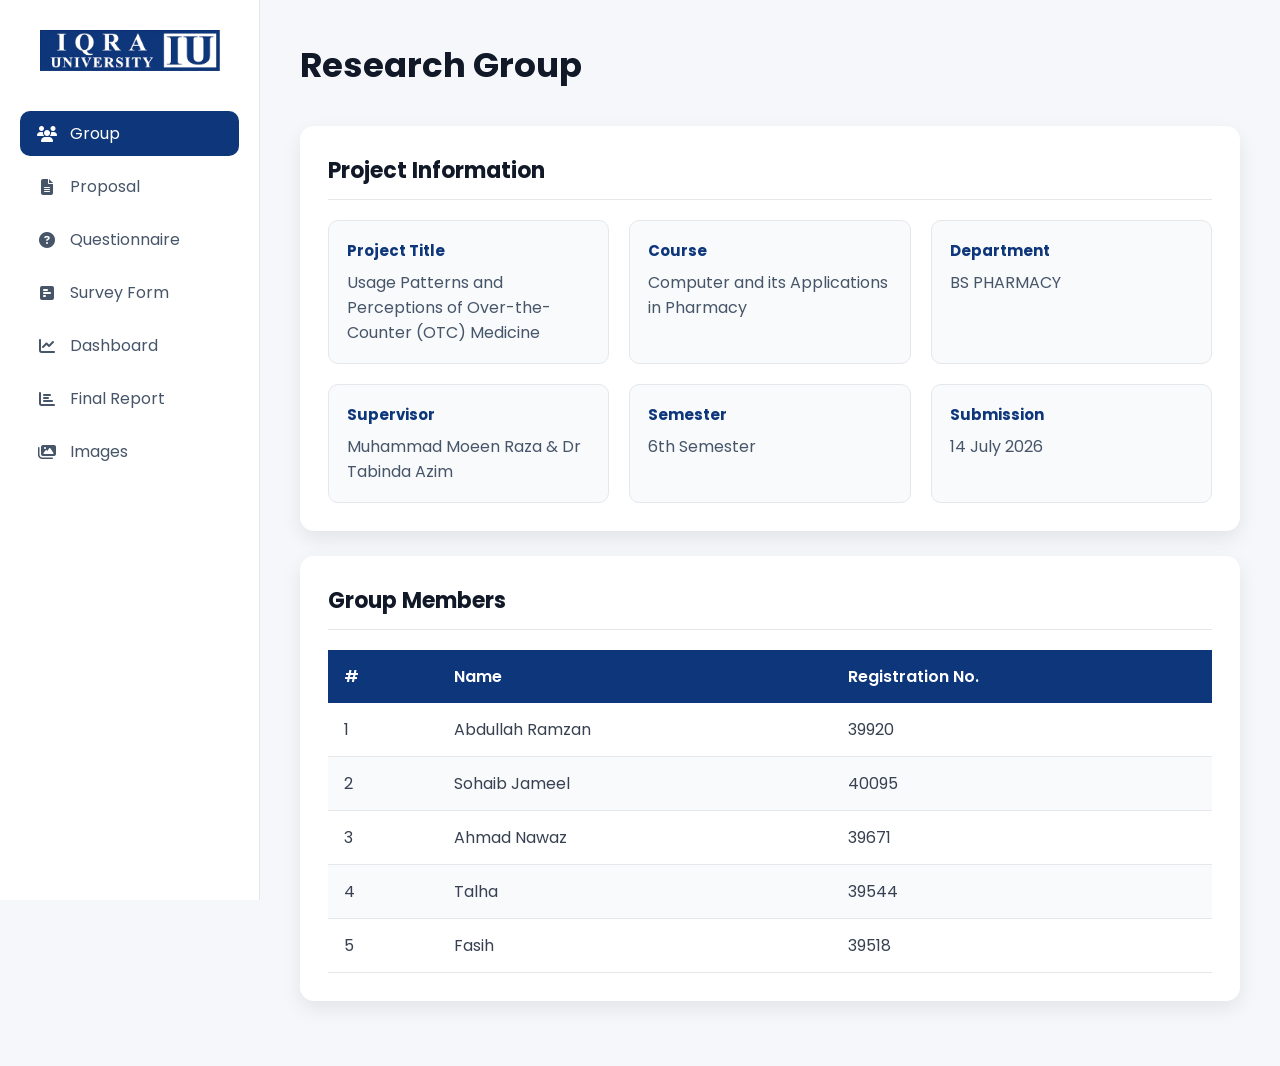
<file: index.html>
<!doctype html>
<html lang="en">
  <head>
    <meta charset="UTF-8" />
    <meta name="viewport" content="width=device-width, initial-scale=1.0" />

    <title>Research Project | Group</title>

    <link
      rel="stylesheet"
      href="https://cdnjs.cloudflare.com/ajax/libs/font-awesome/6.7.1/css/all.min.css"
    />

    <link rel="stylesheet" href="css/style.css" />
  </head>

  <body>
    <div class="wrapper">
      <!-- Sidebar -->

      <div id="sidebar"></div>

      <!-- Main Content -->

      <main class="main-content">
        <div class="page-header">
          <h1>Research Group</h1>
        </div>

        <!-- Project Information -->

        <div class="card">
          <h2>Project Information</h2>

          <div class="info-grid">
            <div class="info-box">
              <h4>Project Title</h4>

              <p>Usage Patterns and Perceptions of Over-the-Counter (OTC) Medicine</p>
            </div>

            <div class="info-box">
              <h4>Course</h4>

              <p>Computer and its Applications in Pharmacy</p>
            </div>

            <div class="info-box">
              <h4>Department</h4>

              <p>BS PHARMACY</p>
            </div>

            <div class="info-box">
              <h4>Supervisor</h4>

              <p>Muhammad Moeen Raza &amp; Dr Tabinda Azim</p>
            </div>

            <div class="info-box">
              <h4>Semester</h4>

              <p>6th Semester</p>
            </div>

            <div class="info-box">
              <h4>Submission</h4>

              <p>14 July 2026</p>
            </div>
          </div>
        </div>

        <!-- Group Members -->

        <div class="card">
          <h2>Group Members</h2>

          <div class="table-wrapper">
            <table>
              <thead>
                <tr>
                  <th>#</th>

                  <th>Name</th>

                  <th>Registration No.</th>

                </tr>
              </thead>

              <tbody>
                <tr>
                  <td>1</td>

                  <td>Abdullah Ramzan</td>

                  <td>39920</td>
                </tr>

                <tr>
                  <td>2</td>

                  <td>Sohaib Jameel</td>

                  <td>40095</td>
                </tr>

                <tr>
                  <td>3</td>

                  <td>Ahmad Nawaz</td>

                  <td>39671</td>

                </tr>

                <tr>
                  <td>4</td>

                  <td>Talha</td>

                  <td>39544</td>
                </tr>

                <tr>
                  <td>5</td>

                  <td>Fasih</td>

                  <td>39518</td>
                </tr>
              </tbody>
            </table>
          </div>
        </div>

        <!-- Work Distribution -->

        <!-- <div class="card">
          <h2>Work Distribution</h2>

          <div class="table-wrapper">
            <table>
              <thead>
                <tr>
                  <th>Member</th>

                  <th>Assigned Work</th>
                </tr>
              </thead>

              <tbody>
                <tr>
                  <td>Ali Ahmed</td>

                  <td>Proposal Writing & Coordination</td>
                </tr>

                <tr>
                  <td>Usman Khan</td>

                  <td>Questionnaire Design</td>
                </tr>

                <tr>
                  <td>Fatima Noor</td>

                  <td>Survey Collection</td>
                </tr>

                <tr>
                  <td>Sarah Ali</td>

                  <td>Pivot Table & Dashboard</td>
                </tr>
              </tbody>
            </table>
          </div>
        </div> -->
      </main>
    </div>

    <script src="js/sidebar.js"></script>
  </body>
</html>
</file>
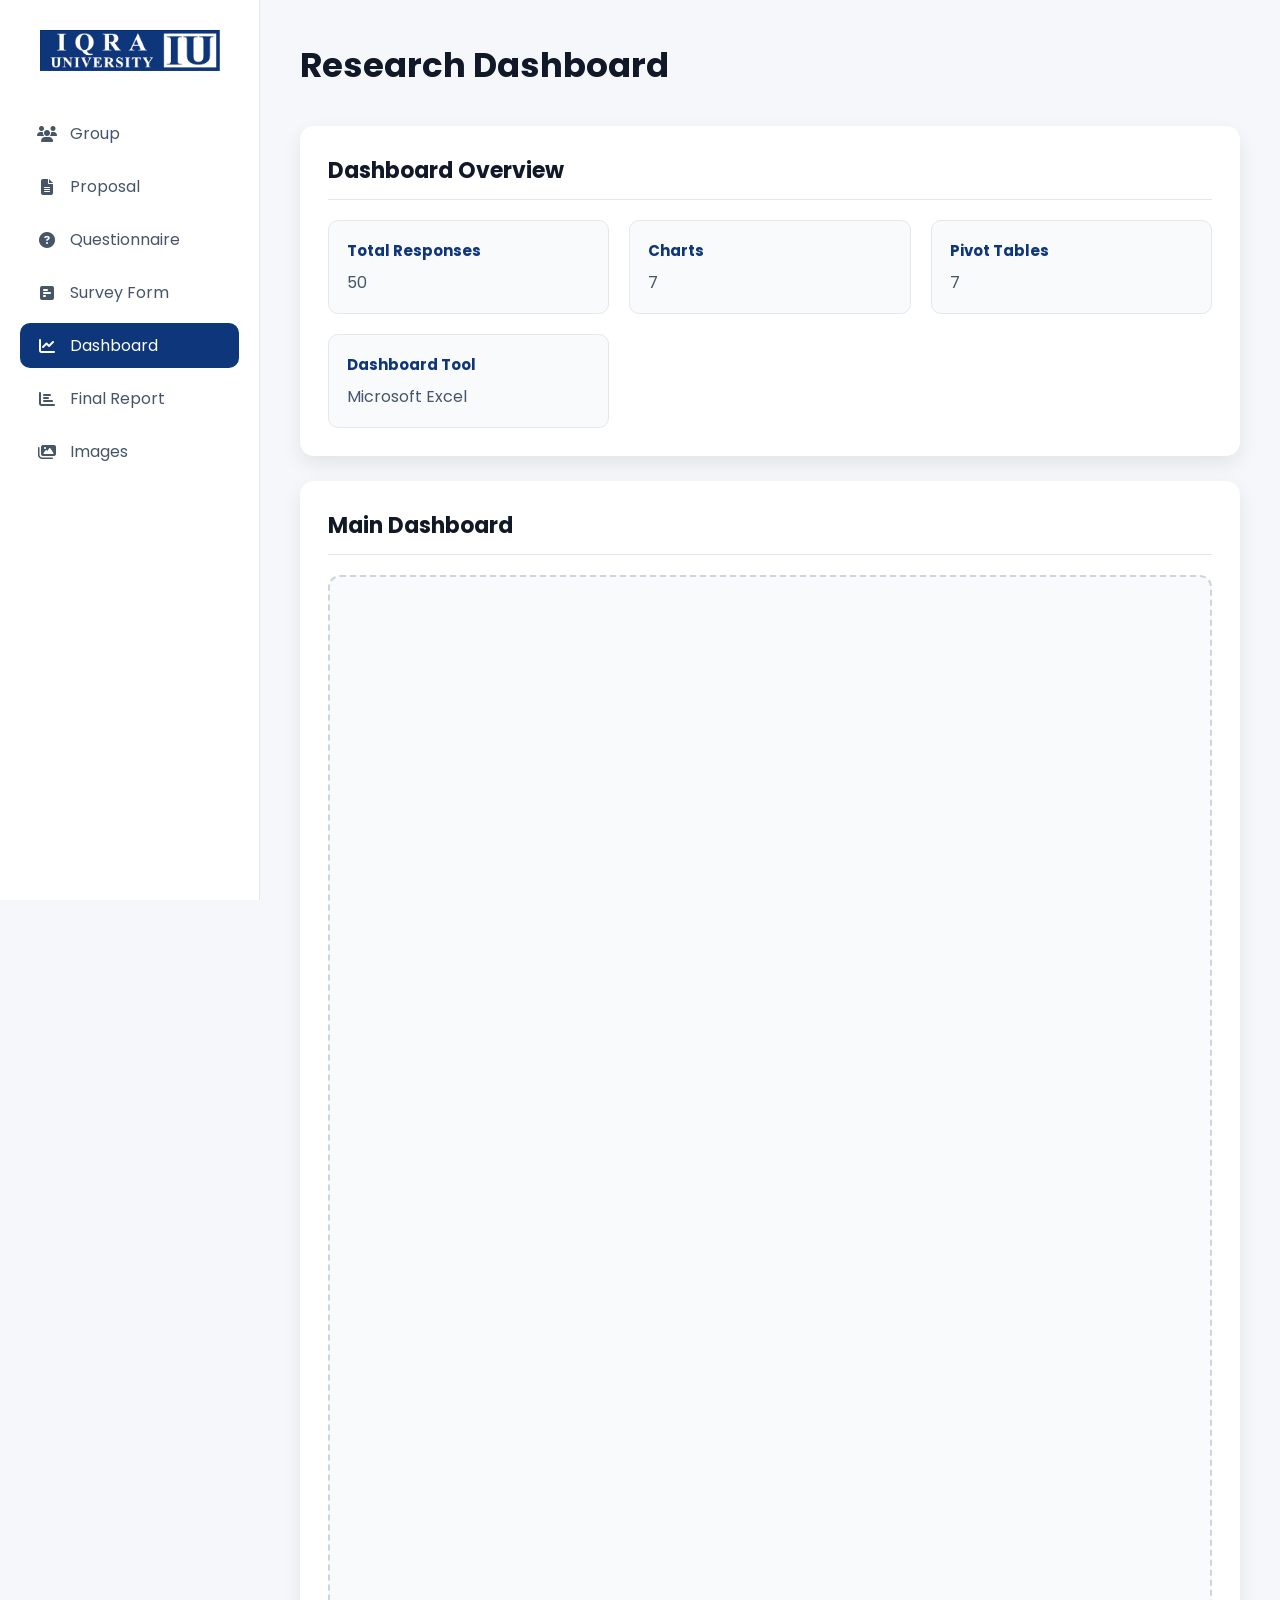
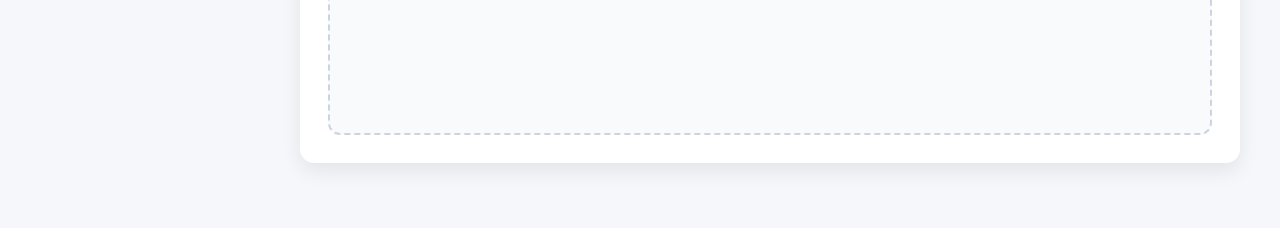
<file: dashboard.html>
<!doctype html>
<html lang="en">
  <head>
    <meta charset="UTF-8" />
    <meta name="viewport" content="width=device-width, initial-scale=1.0" />

    <title>Dashboard</title>

    <link
      rel="stylesheet"
      href="https://cdnjs.cloudflare.com/ajax/libs/font-awesome/6.7.1/css/all.min.css"
    />

    <link rel="stylesheet" href="css/style.css" />
  </head>

  <body>
    <div class="wrapper">
      <!-- Sidebar -->

      <div id="sidebar"></div>

      <!-- Main Content -->

      <main class="main-content">
        <div class="page-header">
          <h1>Research Dashboard</h1>
        </div>

        <!-- Dashboard Overview -->

        <div class="card">
          <h2>Dashboard Overview</h2>

          <div class="info-grid">
            <div class="info-box">
              <h4>Total Responses</h4>

              <p>50</p>
            </div>

            <div class="info-box">
              <h4>Charts</h4>
              <p>7</p>
            </div>
            
            <div class="info-box">
              <h4>Pivot Tables</h4>
              <p>7</p>
            </div>

            <div class="info-box">
              <h4>Dashboard Tool</h4>

              <p>Microsoft Excel</p>
            </div>
          </div>
        </div>

        <!-- Dashboard Screens -->

        <div class="card">
          <h2>Main Dashboard</h2>

          <div class="placeholder">
            <iframe
                class="pdf-frame"
                src="./data/dashboard.pdf"
                title="Final Report PDF"
                loading="lazy"
              ></iframe>
          </div>
        </div>
      </main>
    </div>

    <script src="js/sidebar.js"></script>
  </body>
</html>
</file>
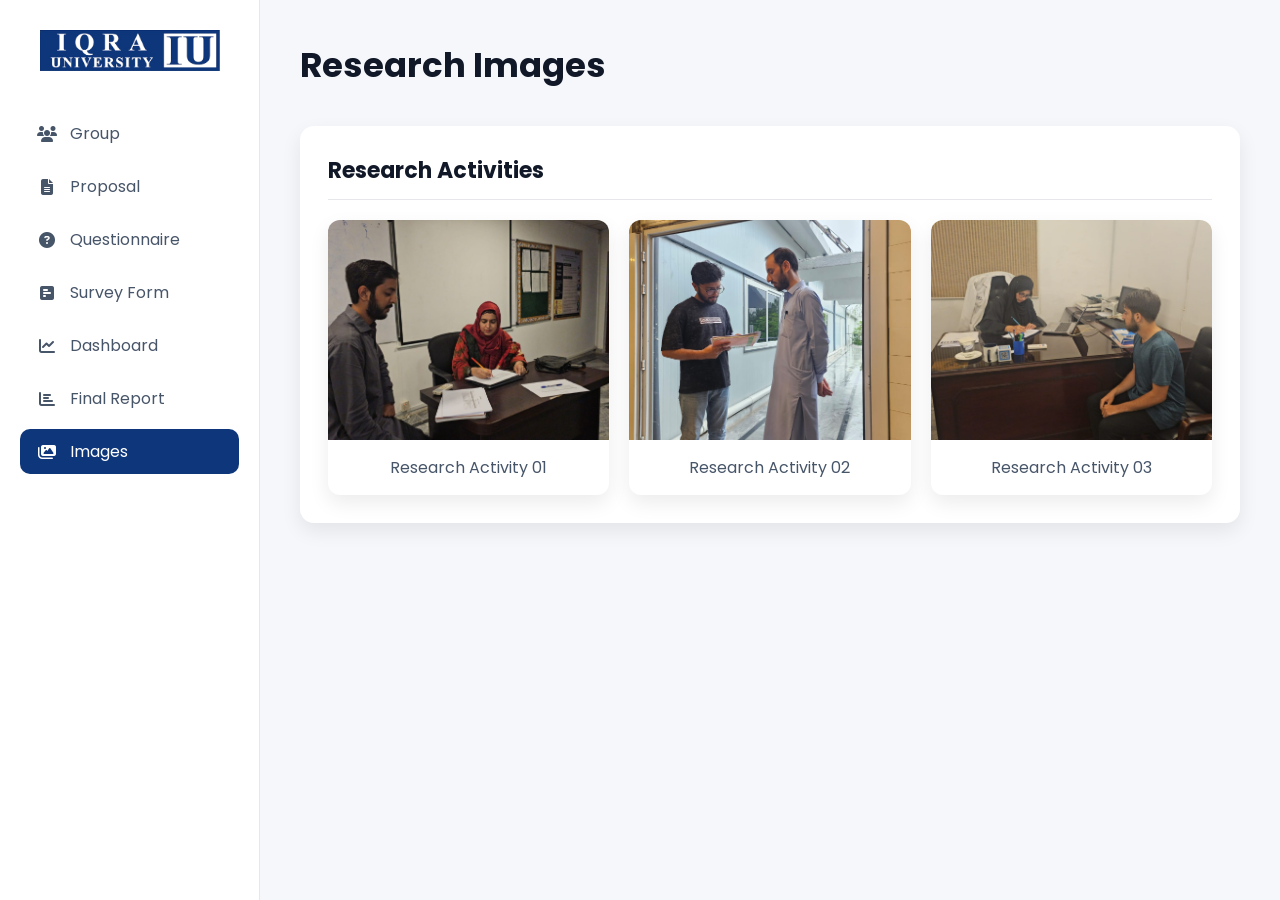
<file: images.html>
<!doctype html>
<html lang="en">
  <head>
    <meta charset="UTF-8" />
    <meta name="viewport" content="width=device-width, initial-scale=1.0" />

    <title>Research Images</title>

    <link
      rel="stylesheet"
      href="https://cdnjs.cloudflare.com/ajax/libs/font-awesome/6.7.1/css/all.min.css"
    />

    <link rel="stylesheet" href="css/style.css" />
  </head>

  <body>
    <div class="wrapper">
      <!-- Sidebar -->

      <div id="sidebar"></div>

      <!-- Main Content -->

      <main class="main-content">
        <div class="page-header">
          <h1>Research Images</h1>
        </div>

        <!-- Research Photos -->

        <div class="card">
          <h2>Research Activities</h2>

          <div class="gallery">
            <div class="gallery-item">
              <img src="./data//images/1.jpeg" alt="Research Image" />

              <p>Research Activity 01</p>
            </div>

            <div class="gallery-item">
              <img src="./data//images/2.jpeg" alt="Research Image" />

              <p>Research Activity 02</p>
            </div>

            <div class="gallery-item">
              <img src="./data//images/3.jpeg" alt="Research Image" />

              <p>Research Activity 03</p>
            </div>
            </div>
          </div>
        </div>
      </main>
    </div>

    <script src="js/sidebar.js"></script>
  </body>
</html>
</file>
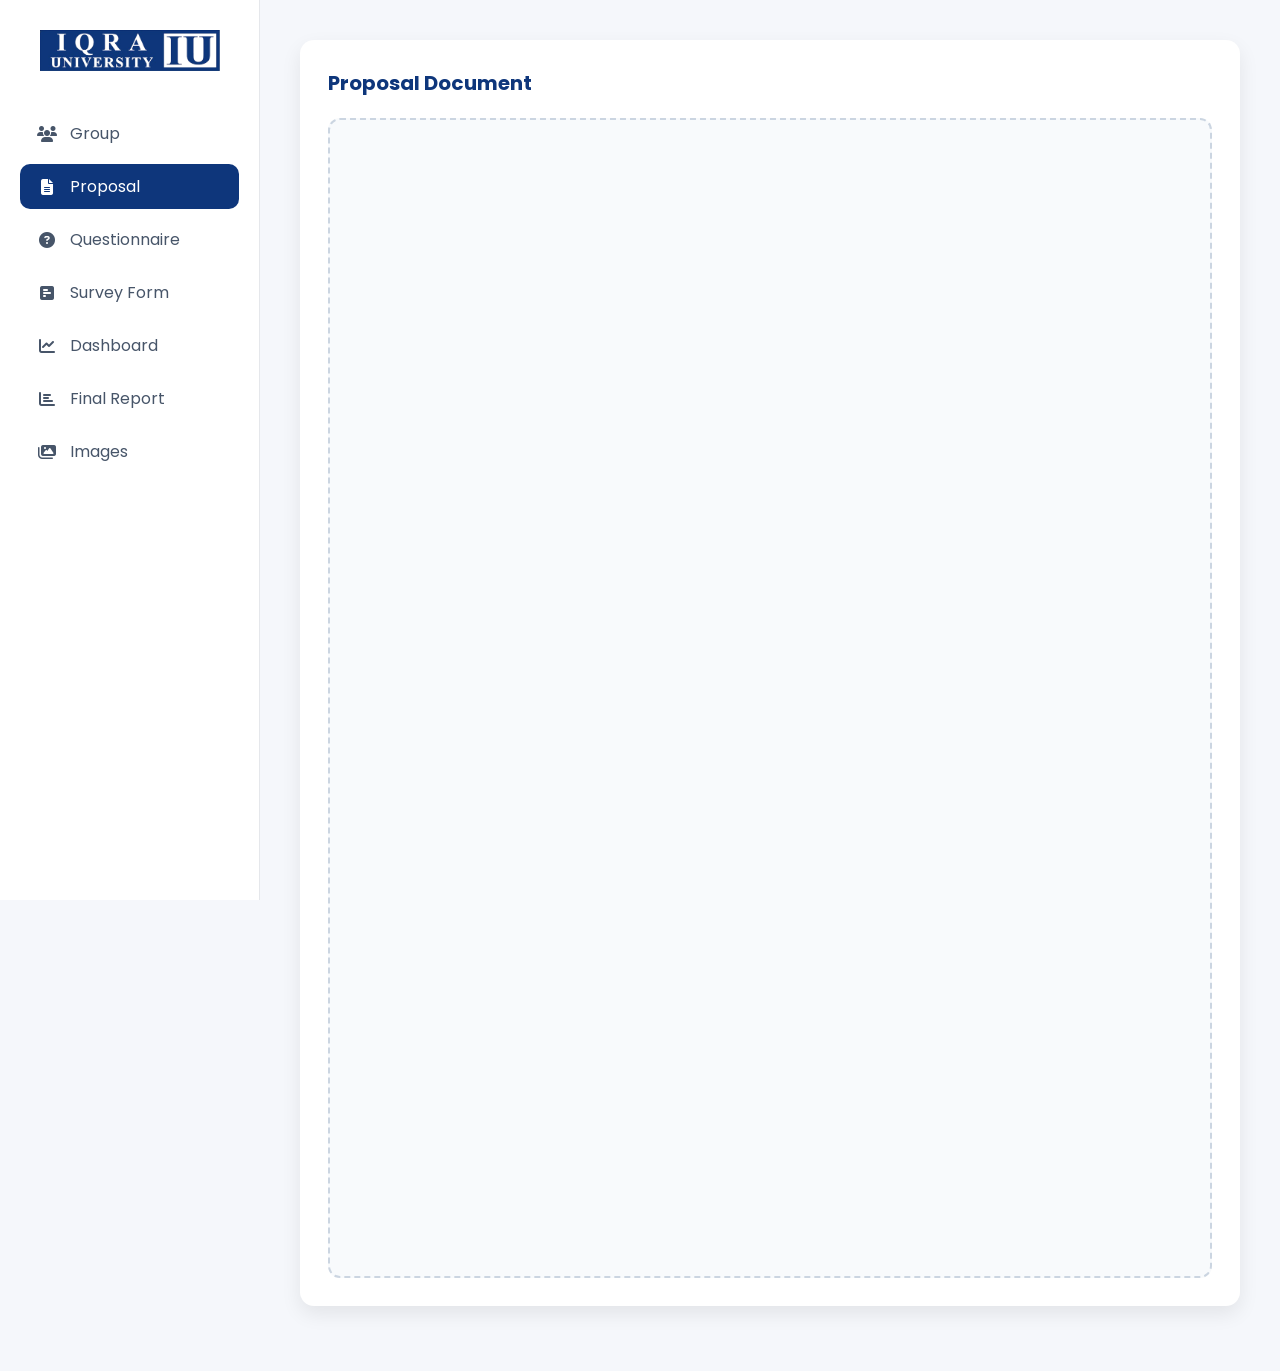
<file: proposal.html>
<!doctype html>
<html lang="en">
  <head>
    <meta charset="UTF-8" />
    <meta name="viewport" content="width=device-width, initial-scale=1.0" />

    <title>Research Proposal</title>

    <link
      rel="stylesheet"
      href="https://cdnjs.cloudflare.com/ajax/libs/font-awesome/6.7.1/css/all.min.css"
    />

    <link rel="stylesheet" href="css/style.css" />
  </head>

  <body>
    <div class="wrapper">
      <!-- Sidebar -->
      <div id="sidebar"></div>

      <!-- Main Content -->

      <main class="main-content">
        <!-- Proposal Preview -->

        <div class="card">
          <div class="section">
            <h3>Proposal Document</h3>
            <div class="placeholder">
              <iframe
                class="pdf-frame"
                src="./data/OTC_Medicine_Proposal.pdf#view=FitH"
                title="Final Report PDF"
                loading="lazy"
              ></iframe>
            </div>
          </div>
        </div>
      </main>
    </div>

    <script src="js/sidebar.js"></script>
  </body>
</html>
</file>
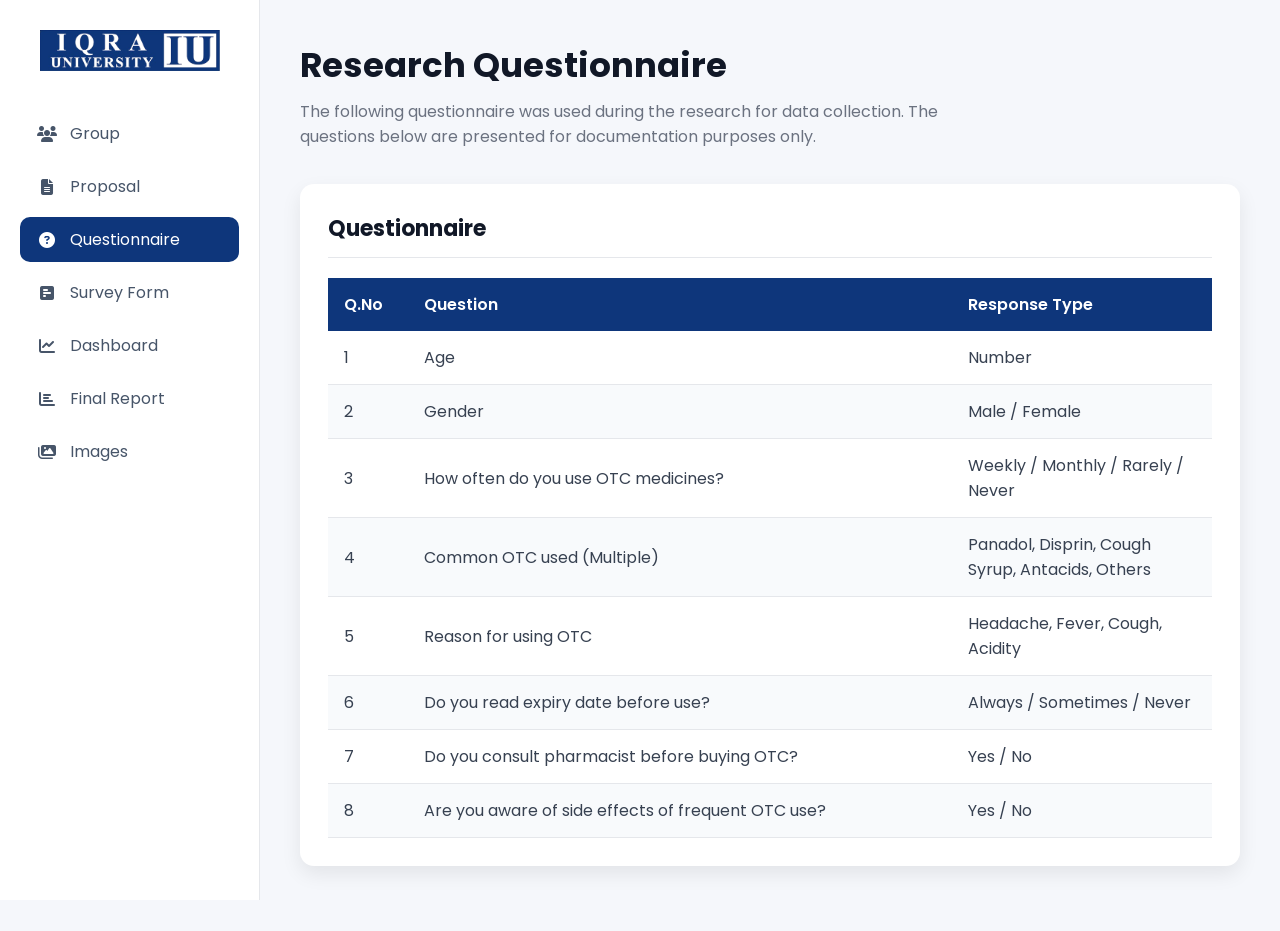
<file: questionnaire.html>
<!doctype html>
<html lang="en">
  <head>
    <meta charset="UTF-8" />
    <meta name="viewport" content="width=device-width, initial-scale=1.0" />

    <title>Questionnaire</title>

    <link
      rel="stylesheet"
      href="https://cdnjs.cloudflare.com/ajax/libs/font-awesome/6.7.1/css/all.min.css"
    />

    <link rel="stylesheet" href="css/style.css" />
  </head>

  <body>
    <div class="wrapper">
      <!-- Sidebar -->
      <div id="sidebar"></div>

      <!-- Main Content -->

      <main class="main-content">
        <div class="page-header">
          <h1>Research Questionnaire</h1>

          <p>
            The following questionnaire was used during the research for data
            collection. The questions below are presented for documentation
            purposes only.
          </p>
        </div>

        <div class="card">
          <h2>Questionnaire</h2>

          <div class="table-wrapper">
            <table>
              <thead>
                <tr>
                  <th width="80">Q.No</th>

                  <th>Question</th>

                  <th width="260">Response Type</th>
                </tr>
              </thead>

              <tbody>
                <tr>
                  <td>1</td>

                  <td>Age</td>

                  <td>Number</td>
                </tr>

                <tr>
                  <td>2</td>

                  <td>Gender</td>

                  <td>Male / Female</td>
                </tr>

                <tr>
                  <td>3</td>

                  <td>How often do you use OTC medicines?</td>

                  <td>Weekly / Monthly / Rarely / Never</td>
                </tr>

                <tr>
                  <td>4</td>

                  <td>Common OTC used (Multiple)</td>

                  <td>Panadol, Disprin, Cough Syrup, Antacids, Others</td>
                </tr>

                <tr>
                  <td>5</td>

                  <td>Reason for using OTC</td>

                  <td>Headache, Fever, Cough, Acidity</td>
                </tr>

                <tr>
                  <td>6</td>

                  <td>Do you read expiry date before use?</td>

                  <td>Always / Sometimes / Never</td>
                </tr>

                <tr>
                  <td>7</td>

                  <td>Do you consult pharmacist before buying OTC?</td>

                  <td>Yes / No</td>
                </tr>

                <tr>
                  <td>8</td>

                  <td>Are you aware of side effects of frequent OTC use?</td>

                  <td>Yes / No</td>
                </tr>
              </tbody>
            </table>
          </div>
        </div>
      </main>
    </div>

    <script src="js/sidebar.js"></script>
  </body>
</html>
</file>
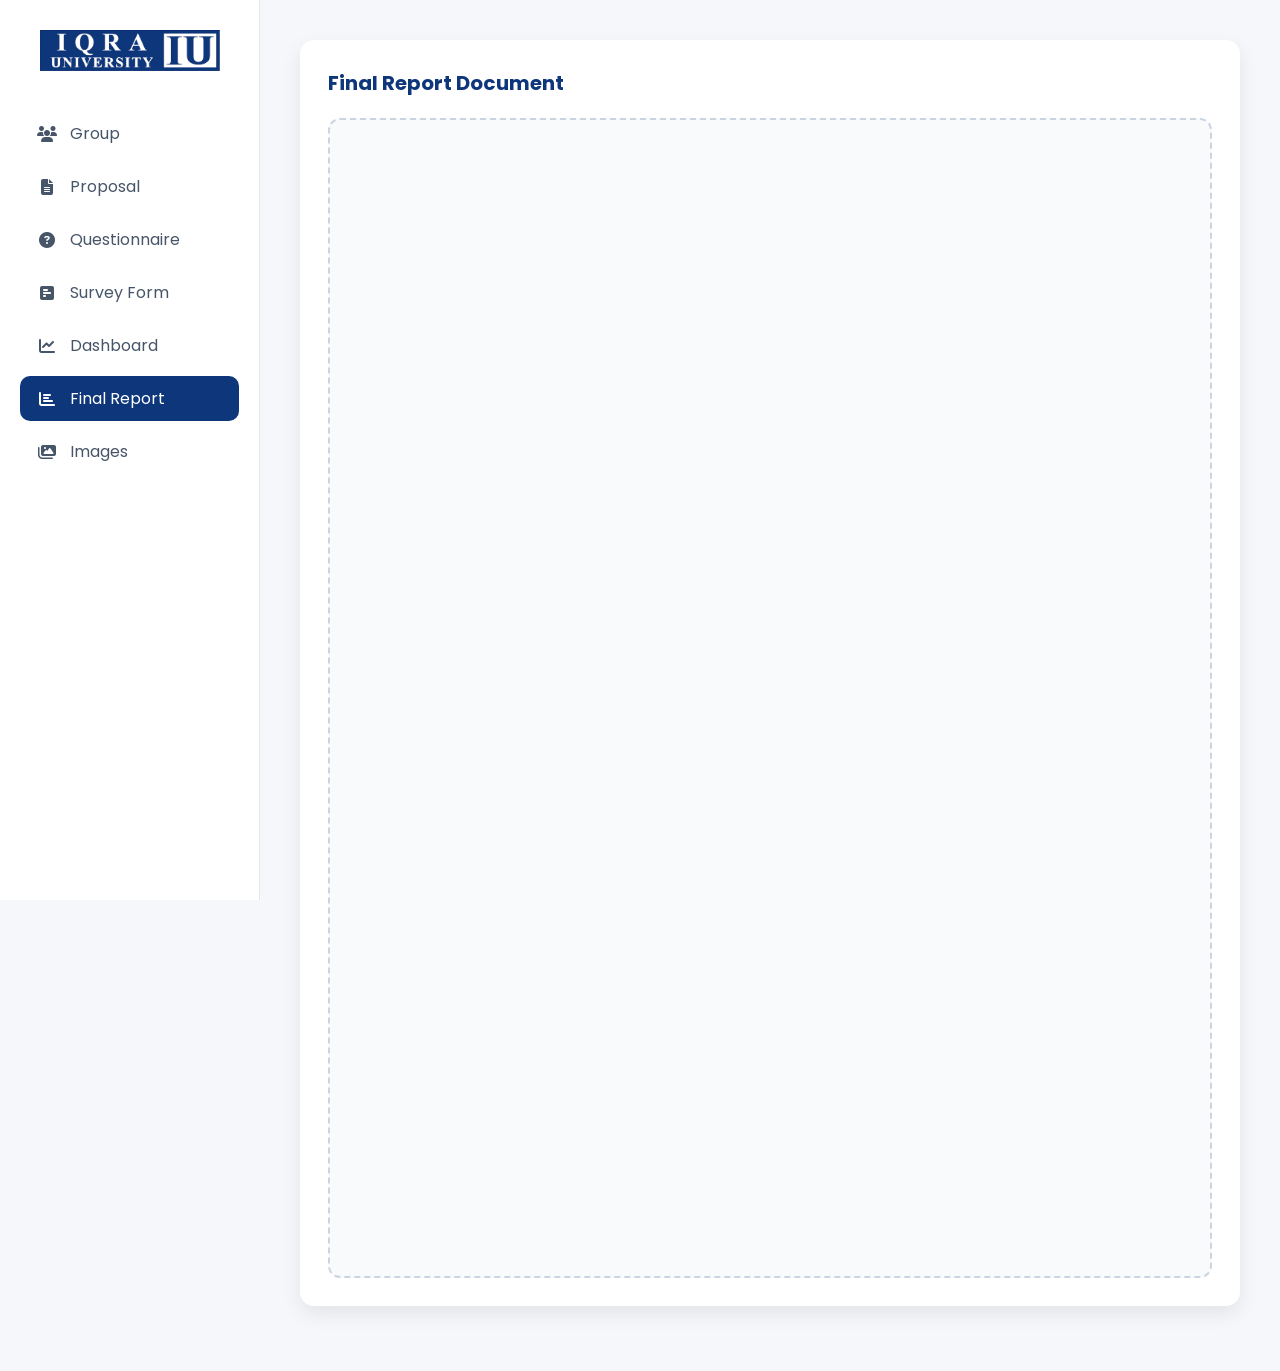
<file: report.html>
<!doctype html>
<html lang="en">
  <head>
    <meta charset="UTF-8" />
    <meta name="viewport" content="width=device-width, initial-scale=1.0" />

    <title>Research Report</title>

    <link
      rel="stylesheet"
      href="https://cdnjs.cloudflare.com/ajax/libs/font-awesome/6.7.1/css/all.min.css"
    />

    <link rel="stylesheet" href="css/style.css" />
  </head>

  <body>
    <div class="wrapper">
      <!-- Sidebar -->
      <div id="sidebar"></div>

      <!-- Main Content -->

      <main class="main-content">

        <!-- Proposal Preview -->

        <div class="card">
          <div class="section">
            <h3>Final Report Document</h3>

            <div class="placeholder">
              <iframe
                class="pdf-frame"
                src="./data/OTC_Usage_Final_Report.pdf#view=FitH"
                title="Final Report PDF"
                loading="lazy"
              ></iframe>
            </div>
          </div>
        </div>
      </main>
    </div>

    <script src="js/sidebar.js"></script>
  </body>
</html>
</file>
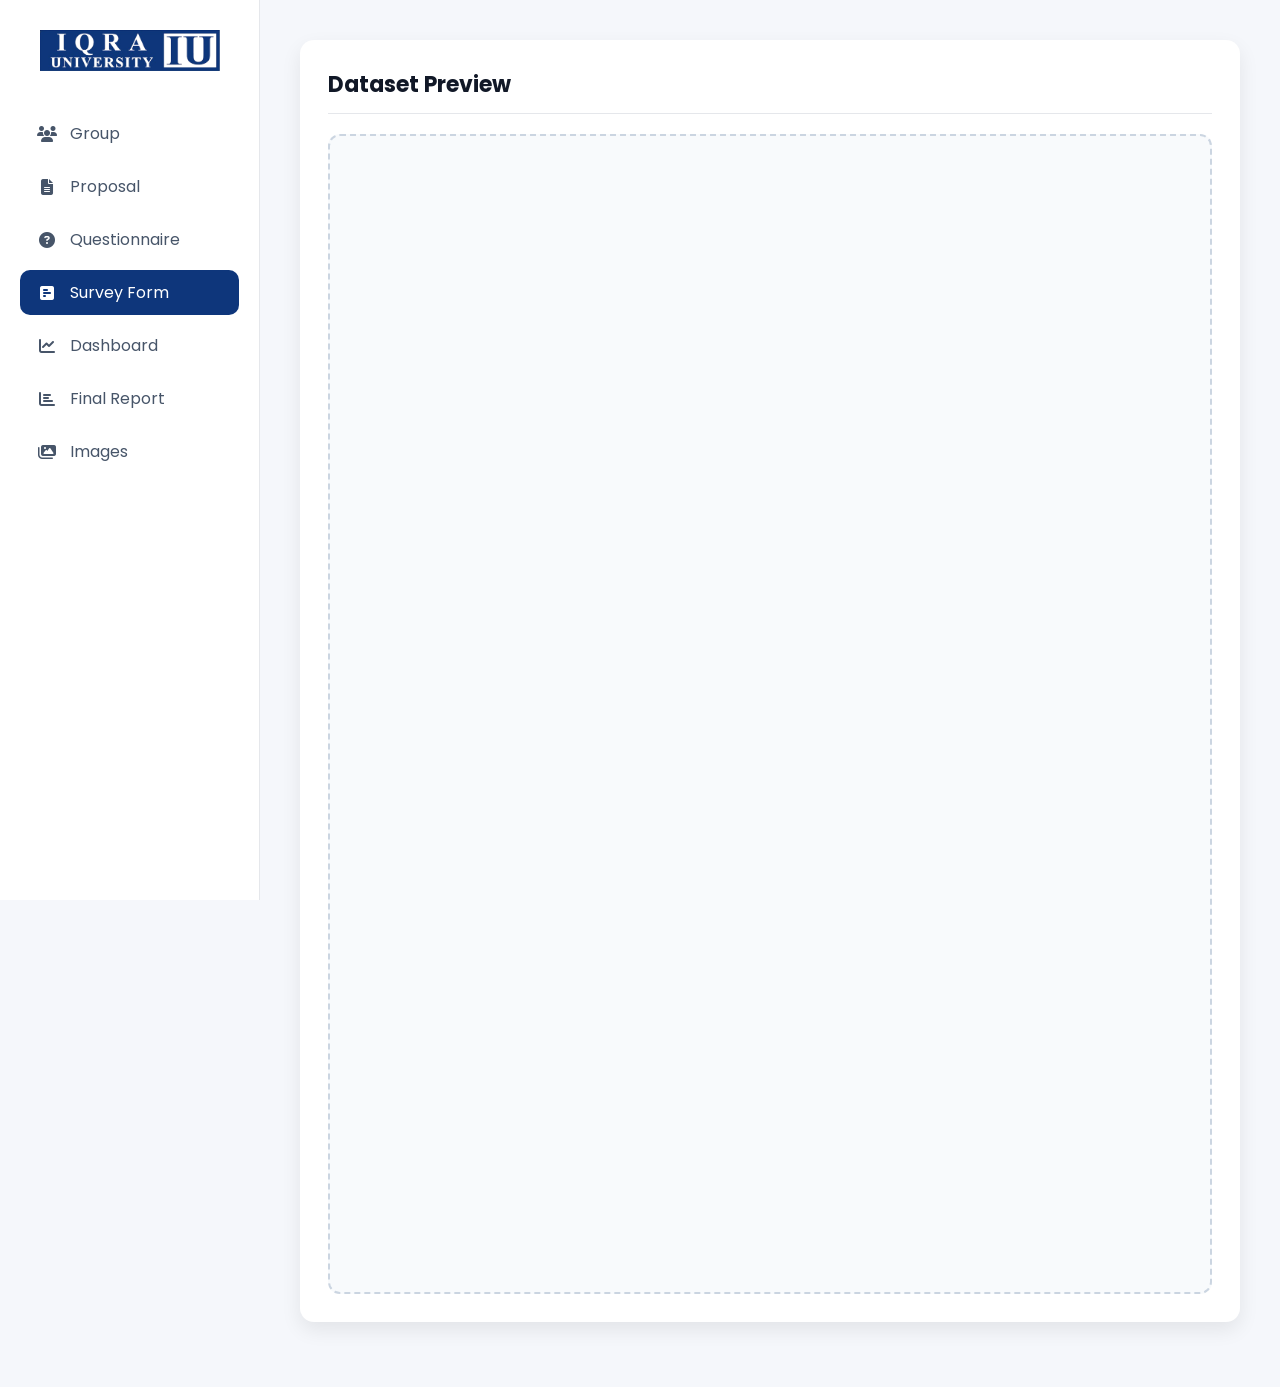
<file: survey.html>
<!doctype html>
<html lang="en">
  <head>
    <meta charset="UTF-8" />
    <meta name="viewport" content="width=device-width, initial-scale=1.0" />

    <title>Survey Form</title>

    <link
      rel="stylesheet"
      href="https://cdnjs.cloudflare.com/ajax/libs/font-awesome/6.7.1/css/all.min.css"
    />

    <link rel="stylesheet" href="css/style.css" />
  </head>

  <body>
    <div class="wrapper">
      <!-- Sidebar -->

      <div id="sidebar"></div>

      <!-- Main Content -->

      <main class="main-content">

        <!-- Dataset Preview -->

        <div class="card">
          <h2>Dataset Preview</h2>

          <div class="placeholder">
            <iframe
                class="pdf-frame"
                src="https://docs.google.com/spreadsheets/d/1CJX6QG2cACGsTzs0jjBpKKxCKfOxYIuY/edit?usp=sharing&ouid=101191732801805977497&rtpof=true&sd=true"
                title="Final Report PDF"
                loading="lazy"
              ></iframe>
          </div>
        </div>
      </main>
    </div>

    <script src="js/sidebar.js"></script>
  </body>
</html>
</file>
<file: css/style.css>
/* ==========================================
   GOOGLE FONT
========================================== */

@import url("https://fonts.googleapis.com/css2?family=Poppins:wght@300;400;500;600;700&display=swap");

/* ==========================================
   RESET
========================================== */

* {
  margin: 0;
  padding: 0;
  box-sizing: border-box;
}

html {
  scroll-behavior: smooth;
}

body {
  font-family: "Poppins", sans-serif;
  background: #f5f7fb;
  color: #374151;
}

/* ==========================================
   VARIABLES
========================================== */

:root {
  --primary: #0E367B;
  --primary-dark: #1d4ed8;

  --background: #f5f7fb;
  --white: #ffffff;

  --border: #e5e7eb;

  --text: #475569;

  --heading: #111827;

  --shadow: 0 8px 20px rgba(0, 0, 0, 0.08);
}

/* ==========================================
   COMMON
========================================== */

a {
  text-decoration: none;
  color: inherit;
}

ul {
  list-style: none;
}

img {
  max-width: 100%;
  display: block;
}

/* ==========================================
   LAYOUT
========================================== */

.wrapper {
  display: flex;

  min-height: 100vh;
}

/* ==========================================
   SIDEBAR
========================================== */

.sidebar {
  width: 260px;

  background: white;

  border-right: 1px solid var(--border);

  position: fixed;

  top: 0;
  left: 0;
  bottom: 0;

  padding: 30px 20px;

  overflow-y: auto;
}

.sidebar-header {
  display: flex;
  justify-content: center;
  align-items: center;
  gap: 12px;
  margin-bottom: 40px;
}

.sidebar-header img {
  width: 180px;
}

.sidebar nav {
  display: flex;

  flex-direction: column;

  gap: 8px;
}

.sidebar nav a {
  display: flex;

  align-items: center;

  gap: 12px;

  padding: 10px 16px;

  border-radius: 10px;

  color: var(--text);

  transition: 0.25s;
}

.sidebar nav a i {
  width: 22px;

  text-align: center;
}

.sidebar nav a:hover {
  background: #eff6ff;

  color: var(--primary);
}

.sidebar nav a.active {
  background: var(--primary);

  color: white;
}

/* ==========================================
   MAIN CONTENT
========================================== */

.main-content {
  flex: 1;

  margin-left: 260px;

  padding: 40px;
}

.page-header {
  margin-bottom: 35px;
}

.page-header h1 {
  font-size: 34px;

  color: var(--heading);

  margin-bottom: 8px;
}

.page-header p {
  color: #6b7280;

  max-width: 700px;
}

/* ==========================================
   CARD
========================================== */

.card {
  background: white;

  border-radius: 14px;

  padding: 28px;

  margin-bottom: 25px;

  box-shadow: var(--shadow);
}

.card h2 {
  margin-bottom: 20px;

  color: var(--heading);

  font-size: 22px;

  border-bottom: 1px solid var(--border);

  padding-bottom: 12px;
}

/* ==========================================
   INFO GRID
========================================== */

.info-grid {
  display: grid;

  grid-template-columns: repeat(auto-fit, minmax(250px, 1fr));

  gap: 20px;
}

.info-box {
  background: #f8fafc;

  border: 1px solid var(--border);

  border-radius: 10px;

  padding: 18px;
}

.info-box h4 {
  color: var(--primary);

  margin-bottom: 8px;

  font-size: 15px;
}

.info-box p {
  color: var(--text);
}

/* ==========================================
   TABLES
========================================== */

.table-wrapper {
  overflow-x: auto;
}

table {
  width: 100%;

  border-collapse: collapse;
}

thead {
  background: var(--primary);

  color: white;
}

th {
  padding: 14px 16px;

  text-align: left;

  font-weight: 600;
}

td {
  padding: 14px 16px;

  border-bottom: 1px solid var(--border);
}

tbody tr:nth-child(even) {
  background: #f8fafc;
}

tbody tr:hover {
  background: #eff6ff;
}

/* ==========================================
   DOCUMENT SECTIONS
========================================== */

.section {
  margin-bottom: 30px;
}

.section:last-child {
  margin-bottom: 0;
}

.section h3 {
  color: var(--primary);

  margin-bottom: 12px;

  font-size: 20px;
}

.section p {
  color: var(--text);

  text-align: justify;
}

.section ul {
  margin-left: 20px;

  list-style: disc;
}

.section li {
  margin: 10px 0;
}

/* ==========================================
   QUESTION CARD
========================================== */

.question {
  border: 1px solid var(--border);

  border-radius: 10px;

  padding: 20px;

  margin-bottom: 20px;

  background: #fafafa;
}

.question:last-child {
  margin-bottom: 0;
}

.question h3 {
  font-size: 18px;

  margin-bottom: 15px;

  color: var(--heading);
}

.question label {
  display: block;

  margin: 10px 0;

  cursor: default;
}

.question input {
  margin-right: 10px;
}

/* ==========================================
   FORM
========================================== */

.form-grid {
  display: grid;

  grid-template-columns: repeat(2, 1fr);

  gap: 20px;
}

.form-group {
  display: flex;

  flex-direction: column;
}

.full {
  grid-column: 1/-1;
}

.form-group label {
  margin-bottom: 8px;

  font-weight: 500;
}

.form-group input,
.form-group select,
.form-group textarea {
  padding: 12px 14px;

  border: 1px solid var(--border);

  border-radius: 8px;

  outline: none;

  font-family: inherit;

  font-size: 15px;

  background: white;
}

.form-group textarea {
  resize: vertical;

  min-height: 140px;
}

.form-group input:focus,
.form-group select:focus,
.form-group textarea:focus {
  border-color: var(--primary);
}

/* ==========================================
   PLACEHOLDER
========================================== */

.placeholder {
  margin-top: 20px;

  height: 1160px;

  border: 2px dashed #cbd5e1;

  border-radius: 12px;

  background: #f8fafc;

  display: flex;

  align-items: center;

  justify-content: center;

  text-align: center;

  color: #94a3b8;

  font-size: 18px;

  font-weight: 500;
}

.placeholder .pdf-frame {
  width: 100%;
  height: 100%;
  border: 0;
  display: block;
  border-radius: 10px;
}

/* ==========================================
   DASHBOARD
========================================== */

.dashboard-grid {
  display: grid;

  grid-template-columns: repeat(auto-fit, minmax(320px, 1fr));

  gap: 20px;
}

.dashboard-card {
  background: white;

  border-radius: 12px;

  padding: 20px;

  box-shadow: var(--shadow);
}

.dashboard-card h3 {
  margin-bottom: 15px;

  color: var(--heading);
}

.dashboard-card img {
  border-radius: 8px;

  border: 1px solid var(--border);
}

/* ==========================================
   GALLERY
========================================== */

.gallery {
  display: grid;

  grid-template-columns: repeat(auto-fit, minmax(260px, 1fr));

  gap: 20px;
}

.gallery-item {
  background: white;

  border-radius: 12px;

  overflow: hidden;

  box-shadow: var(--shadow);
}

.gallery-item img {
  width: 100%;

  height: 220px;

  object-fit: cover;
}

.gallery-item p {
  padding: 15px;

  text-align: center;

  color: var(--text);
}

/* ==========================================
   RESPONSIVE
========================================== */

@media (max-width: 992px) {
  .sidebar {
    position: relative;

    width: 100%;

    height: auto;

    border-right: none;

    border-bottom: 1px solid var(--border);
  }

  .wrapper {
    flex-direction: column;
  }

  .main-content {
    margin-left: 0;

    padding: 30px 20px;
  }

  .form-grid {
    grid-template-columns: 1fr;
  }

  .full {
    grid-column: auto;
  }
}

@media (max-width: 768px) {
  .sidebar nav a {
    padding: 12px;
  }

  .page-header h1 {
    font-size: 28px;
  }

  .info-grid {
    grid-template-columns: 1fr;
  }

  .dashboard-grid {
    grid-template-columns: 1fr;
  }

  .gallery {
    grid-template-columns: 1fr;
  }

  table {
    display: block;

    overflow-x: auto;

    white-space: nowrap;
  }
}
</file>
